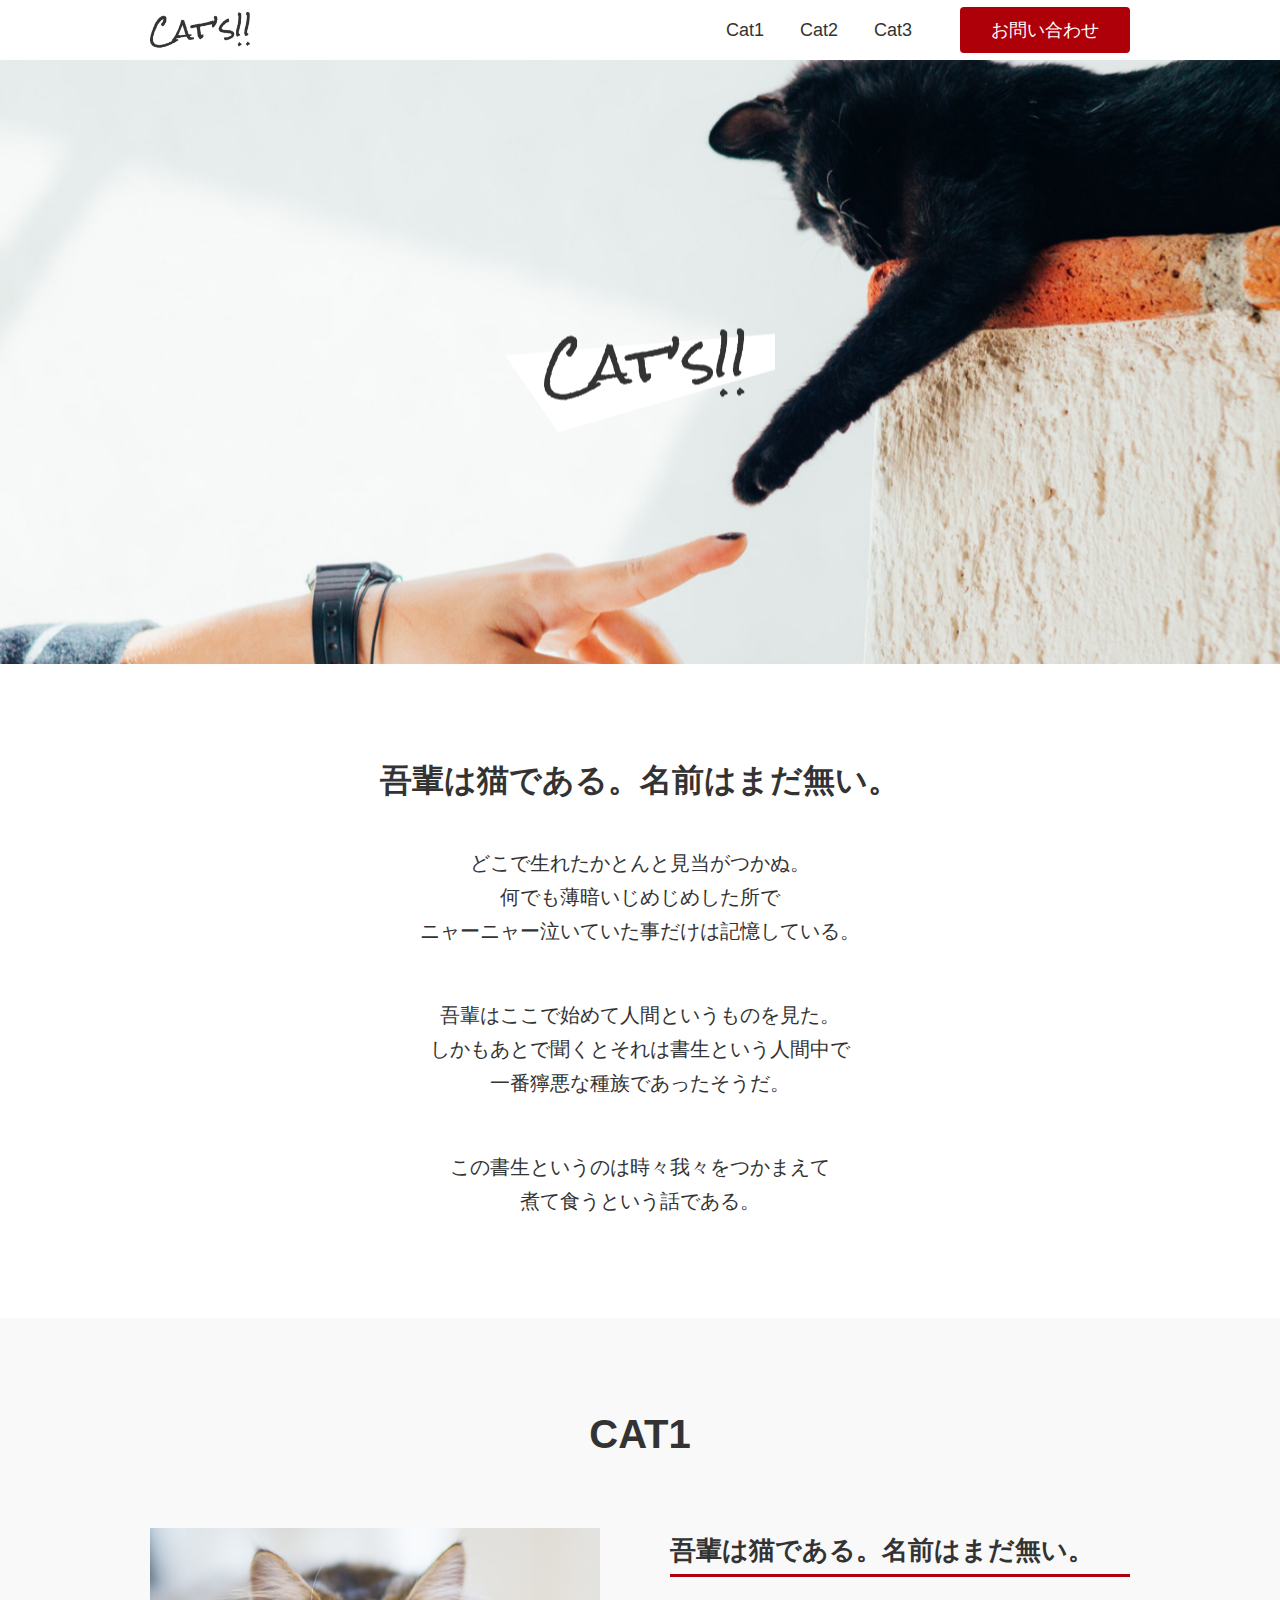
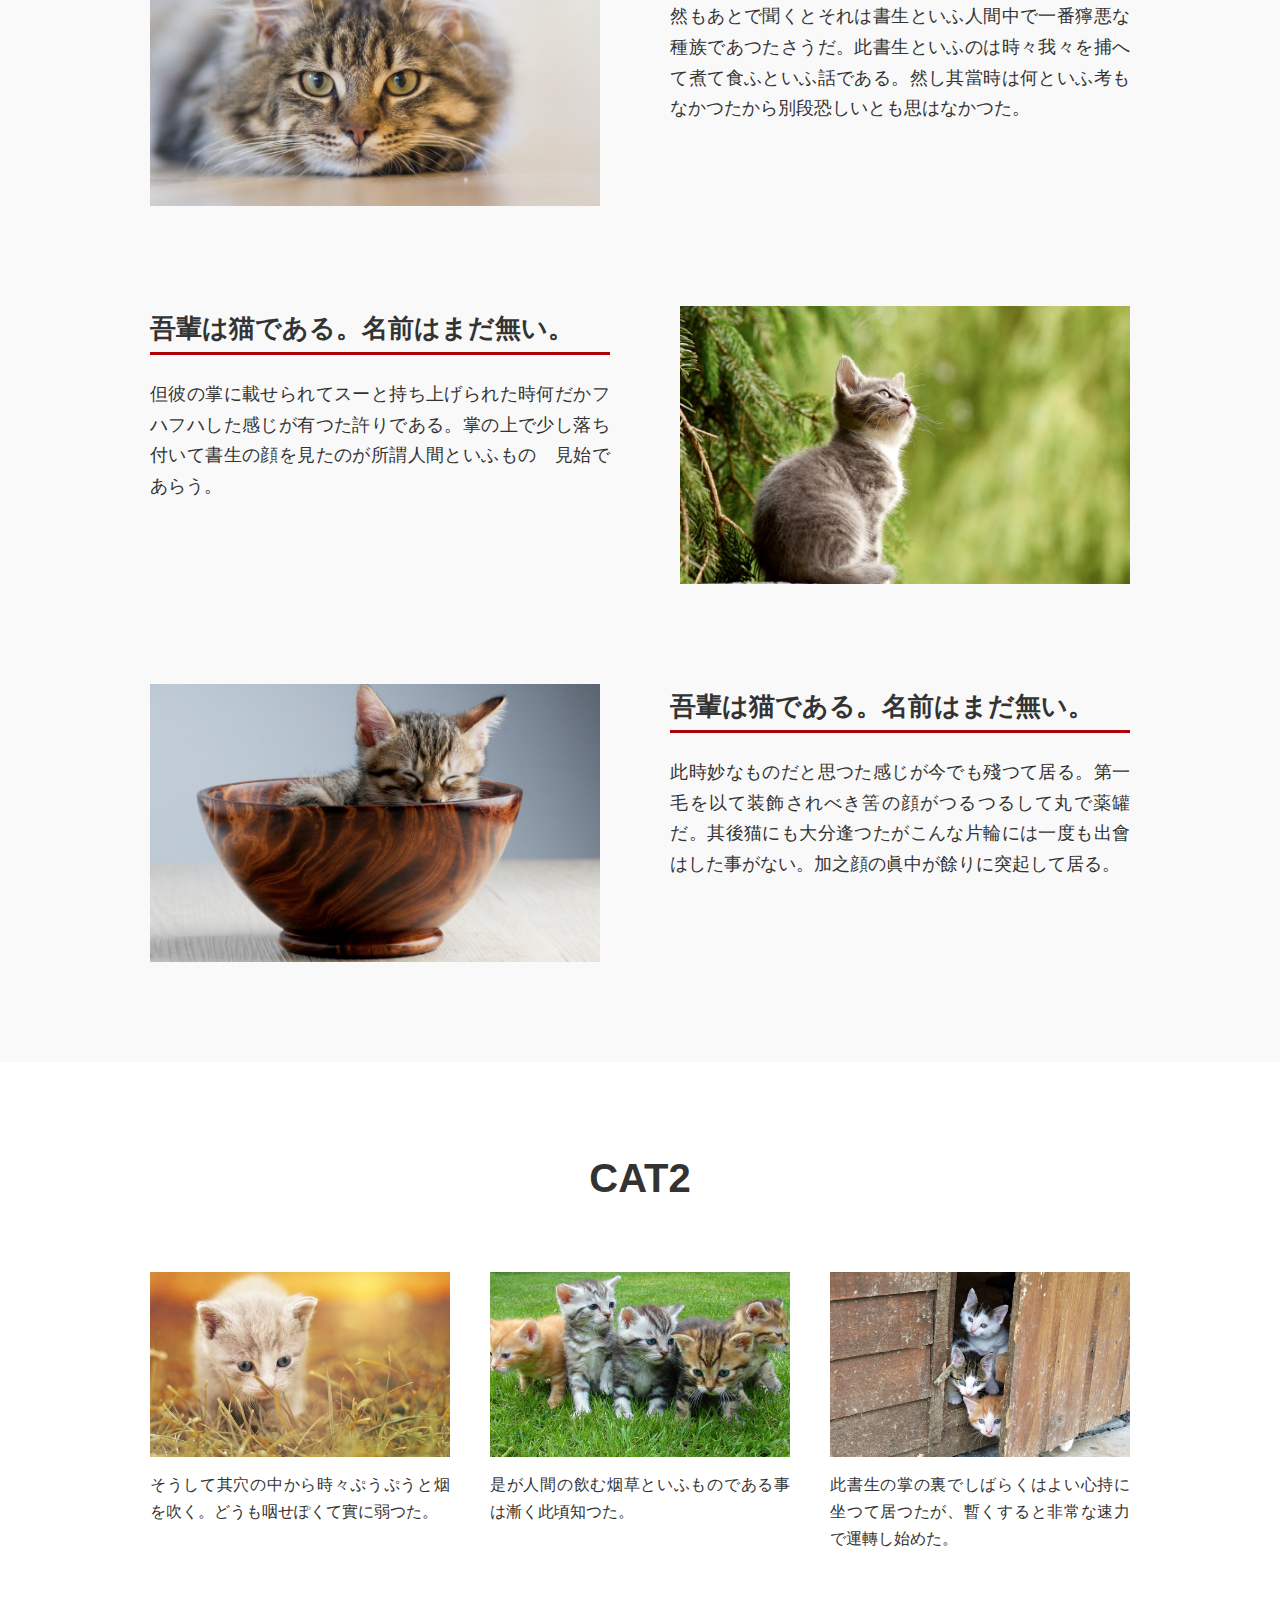
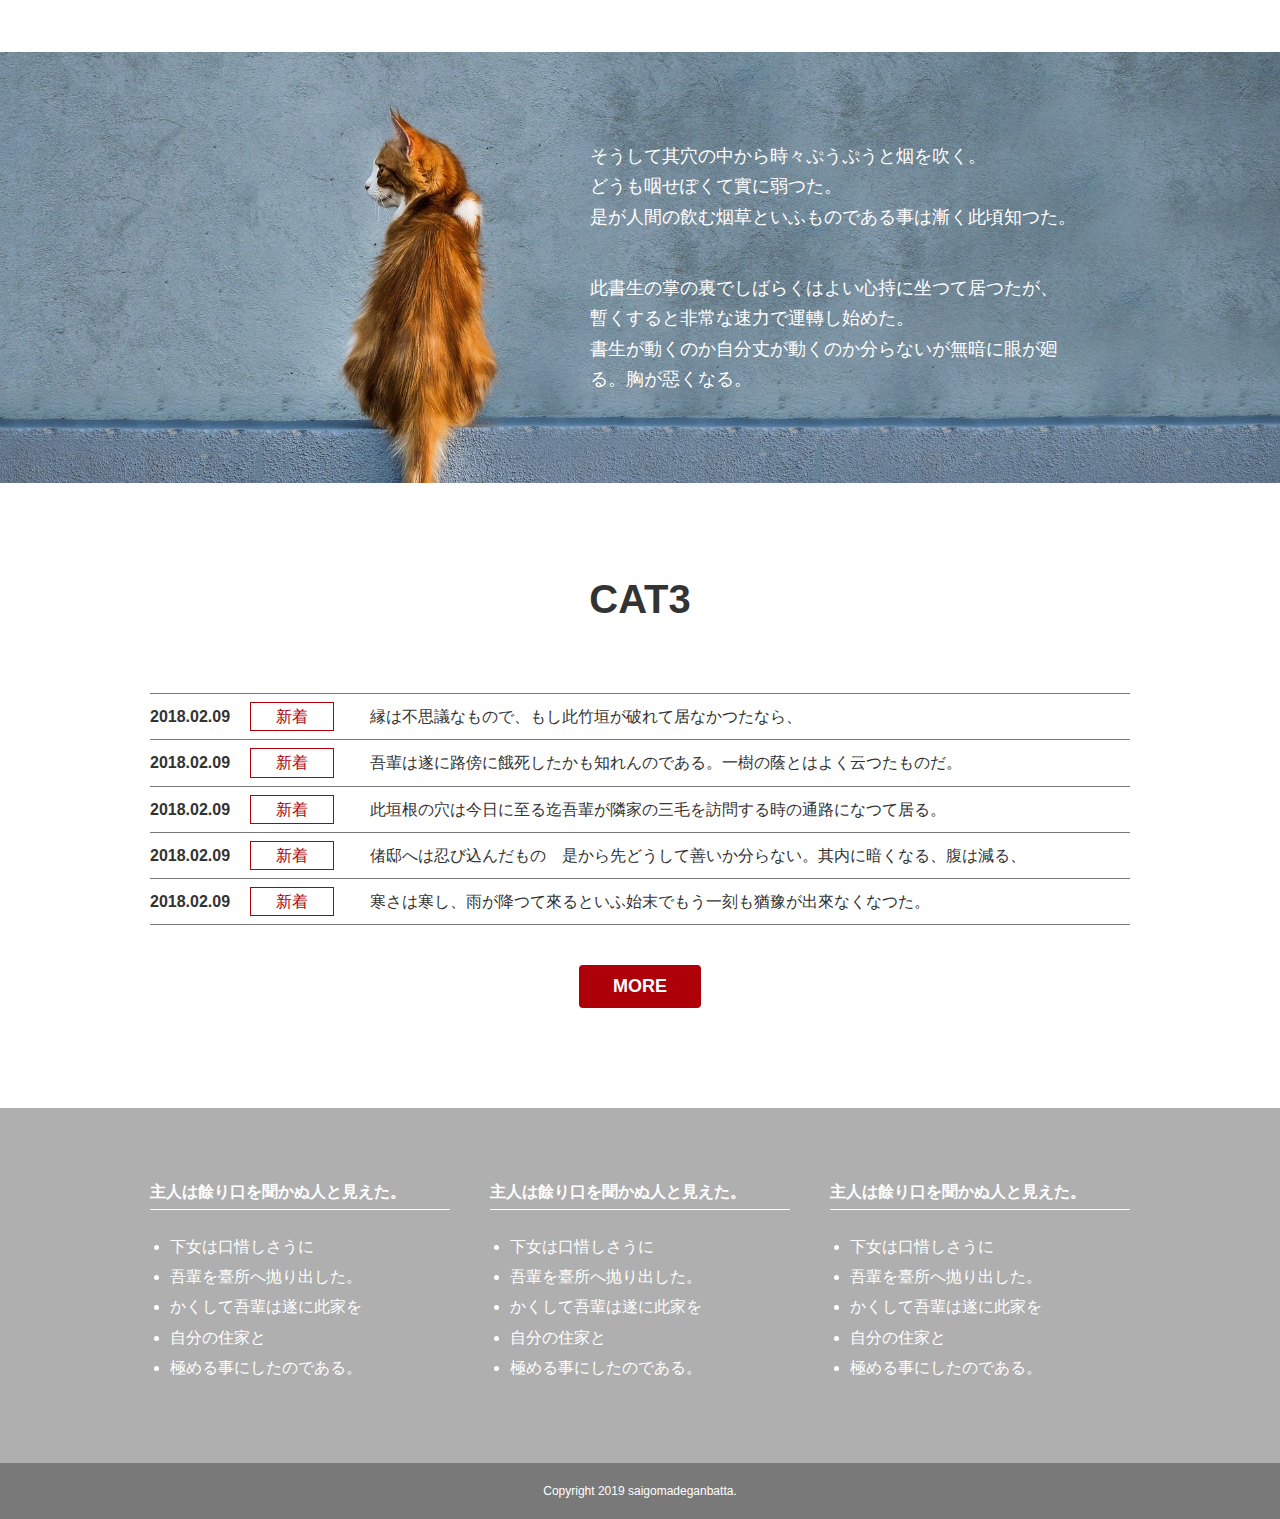
<file: Iamacat/index.html>
<!DOCTYPE html>
<html lang="ja">
<head>
    <meta charset="UTF-8">
    <meta name="viewport" content="width=device-width, initial-scale=1, shrink-to-fit=no"> <!-- レスポンシブで各デバイスのサイズに合わせるためのもの -->
    <meta http-equiv="X-UA-Compatible" content="ie=edge">
    <link rel="stylesheet" href="css/destyle.css"> <!-- ノーマライズCSS -->
    <link href="https://use.fontawesome.com/releases/v5.6.1/css/all.css" rel="stylesheet"> <!-- fontawesome -->
    <link rel="stylesheet" href="css/style.min.css">
    <title>lamacat＜練習用＞</title>
    <meta name="description" content="「lamacat」の練習用サイトです。">
    <meta name="robots" content="noindex,nofollow" /> <!-- ポートフォリオ用模写コーディングサイト -->

    <!-- OGP SNS利用時に設定
    <meta property="og:url" content="ページのURL" />
    <meta property="og:title" content="ページのタイトル" />
    <meta property="og:type" content="ページのタイプ">
    <meta property="og:description" content="記事の抜粋" />
    <meta property="og:image" content="画像のURL" />
    <meta name="twitter:card" content="カード種類" />
    <meta name="twitter:site" content="@Twitterユーザー名" />
    <meta property="og:site_name" content="サイト名" />
    <meta property="og:locale" content="ja_JP" />
    <meta property="fb:app_id" content="appIDを入力" />
    -->

    <!-- 重複ページが出た場合に、SEO評価分散のリスクを防止するために設定
    <link rel="canonical" href="正規化するURL" />
    -->

    <!-- ファビコン ※必須
    <link rel="icon" href="/favicon.ico">
    -->
    <!-- スマホ用アイコン ※必須
    <link rel="apple-touch-icon" sizes="180x180" href="/apple-touch-icon.png">
    -->
    <!-- Windows用アイコン ※任意
    <meta name="application-name" content="{サイト名}"/>
    <meta name="msapplication-square70x70logo" content="small.jpg"/>
    <meta name="msapplication-square150x150logo" content="medium.jpg"/>
    <meta name="msapplication-wide310x150logo" content="wide.jpg"/>
    <meta name="msapplication-square310x310logo" content="large.jpg"/>
    <meta name="msapplication-TileColor" content="#FAA500"/>
    -->
</head>


<body>
<!-- start header -->
<header class="header">
  <div class="container">
    <div class="header__inner">

      <!-- start logo -->
      <div class="header__logo">
        <h1>
          <a href="#"  class="header__logo-link">
            <img src="image/logo/logo_lamacat.png" srcset="image/logo/logo_lamacat.png 1x, image/logo/logo_lamacat@2x.png 2x" width="100" height="36" loading="lazy" alt="cat's" class="header__image">
          </a>
        </h1>
      </div>
      <!-- end logo -->

      <!-- start pc-nav -->
      <nav class="header__pc-nav">
        <ul class="header__list">
          <li class="header__item">
            <a href="#cat1" class="header__nav-link">Cat1</a>
          </li>
          <li class="header__item">
            <a href="#cat2" class="header__nav-link">Cat2</a>
          </li>
          <li class="header__item">
            <a href="#cat3" class="header__nav-link">Cat3</a>
          </li>
          <li class="header__item">
            <a href="#" class="header__contact-link">お問い合わせ</a>
          </li>
        </ul>
      </nav>
      <!-- end pc-nav -->

      <!-- start sp-nav -->
      <nav class="sp-nav">
        <div class="sp-nav__drawer">
          <input class="sp-nav__unshown" id="sp-nav__input" type="checkbox">
          <label class="sp-nav__open" for="sp-nav__input">
            <span class="sp-nav__icon"></span>
          </label>
          <label class="sp-nav__close" for="sp-nav__input"></label>

          <!-- start ハンバーガーメニュー -->
          <div class="sp-nav__content">
            <ul class="sp-nav__list">
              <li class="sp-nav__item">
                <a href="#" class="sp-nav__link">TOP</a>
              </li>
              <li class="sp-nav__item">
                <a href="#cat1" class="sp-nav__link">CAT1</a>
              </li>
              <li class="sp-nav__item">
                <a href="#cat2" class="sp-nav__link">CAT2</a>
              </li>
              <li class="sp-nav__item">
                <a href="#cat3" class="sp-nav__link">CAT3</a>
              </li>
              <li class="sp-nav__item">
                <a href="#" class="sp-nav__link">お問い合わせ</a>
              </li>
            </ul>
          </div>
          <!-- end ハンバーガーメニュー -->

        </div>
      </nav>
      <!-- end sp-nav -->

    </div>
  </div>

</header>
<!-- end header -->

<main class="main">

  <!-- start hero -->
  <section class="hero">
    <img src="image/img/img_lamacat.png" srcset="image/img/img_lamacat.png 1x, image/img/img_lamacat@2x.png 2x" width="270" height="145" loading="lazy" alt="cat's" class="hero__title">
  </section>
  <!-- end hero -->

  <!-- start introduction -->
  <section class="introduction">
    <div class="container">
      <h2 class="introduction__title">吾輩は猫である。名前はまだ無い。</h2>
      <p class="introduction__lead">どこで生れたかとんと見当がつかぬ。<br>
        何でも薄暗いじめじめした所で<br>
        ニャーニャー泣いていた事だけは記憶している。</p>
      <p class="introduction__lead">吾輩はここで始めて人間というものを見た。<br>
        しかもあとで聞くとそれは書生という人間中で<br>
        一番獰悪な種族であったそうだ。</p>
      <p class="introduction__lead">この書生というのは時々我々をつかまえて<br>
        煮て食うという話である。</p>
    </div>
  </section>
  <!-- end introduction -->

  <!-- start cat1 -->
  <section id="cat1" class="cat1">
    <div class="container">
      <h2 class="section__title">CAT1</h2>
      <ul class="cat1__list">
        <li class="cat1__item">
          <figure class="cat1__figure">
            <img src="image/img/img_cat-01.jpg" srcset="image/img/img_cat-01.jpg 1x, image/img/img_cat-01@2x.jpg 2x" width="450" height="278" loading="lazy" alt="" class="cat1__image">
          </figure>
          <div class="cat1__block">
            <h3 class="cat1__title">吾輩は猫である。名前はまだ無い。</h3>
            <p class="cat1__description">然もあとで聞くとそれは書生といふ人間中で一番獰悪な種族であつたさうだ。此書生といふのは時々我々を捕へて煮て食ふといふ話である。然し其當時は何といふ考もなかつたから別段恐しいとも思はなかつた。</p>
          </div>
        </li>
        <li class="cat1__item">
          <figure class="cat1__figure">
            <img src="image/img/img_cat-02.jpg" srcset="image/img/img_cat-02.jpg 1x, image/img/img_cat-02@2x.jpg 2x" width="450" height="278" loading="lazy" alt="" class="cat1__image">
          </figure>
          <div class="cat1__block">
            <h3 class="cat1__title">吾輩は猫である。名前はまだ無い。</h3>
            <p class="cat1__description">但彼の掌に載せられてスーと持ち上げられた時何だかフハフハした感じが有つた許りである。掌の上で少し落ち付いて書生の顔を見たのが所謂人間といふものゝ見始であらう。</p>
          </div>
        </li>
        <li class="cat1__item">
          <figure class="cat1__figure">
            <img src="image/img/img_cat-03.jpg" srcset="image/img/img_cat-03.jpg 1x, image/img/img_cat-03@2x.jpg 2x" width="450" height="278" loading="lazy" alt="" class="cat1__image">
          </figure>
          <div class="cat1__block">
            <h3 class="cat1__title">吾輩は猫である。名前はまだ無い。</h3>
            <p class="cat1__description">此時妙なものだと思つた感じが今でも殘つて居る。第一毛を以て装飾されべき筈の顔がつるつるして丸で薬罐だ。其後猫にも大分逢つたがこんな片輪には一度も出會はした事がない。加之顔の眞中が餘りに突起して居る。</p>
          </div>
        </li>
      </ul>
    </div>
  </section id="cat1">
  <!-- end cat1 -->

  <!-- start cat2 -->
  <section id="cat2" class="cat2">
    <div class="container">
      <h2 class="section__title">CAT2</h2>
      <ul class="cat2__list">
        <li class="cat2__card">
          <figure class="cat2__figure">
            <img src="image/img/img_cat-04.jpg" srcset="image/img/img_cat-04.jpg 1x, image/img/img_cat-04@2x.jpg 2x" width="300" height="185" loading="lazy" alt="" class="cat2__image">
            <figcaption class="cat2__caption">そうして其穴の中から時々ぷうぷうと烟を吹く。どうも咽せぽくて實に弱つた。</figcaption>
          </figure>
        </li>
        <li class="cat2__card">
          <figure class="cat2__figure">
            <img src="image/img/img_cat-05.jpg" srcset="image/img/img_cat-05.jpg 1x, image/img/img_cat-05@2x.jpg 2x" width="300" height="185" loading="lazy" alt="" class="cat2__image">
            <figcaption class="cat2__caption">是が人間の飲む烟草といふものである事は漸く此頃知つた。</figcaption>
          </figure>
        </li>
        <li class="cat2__card">
          <figure class="cat2__figure">
            <img src="image/img/img_cat-06.jpg" srcset="image/img/img_cat-06.jpg 1x, image/img/img_cat-06@2x.jpg 2x" width="300" height="185" loading="lazy" alt="" class="cat2__image">
            <figcaption class="cat2__caption">此書生の掌の裏でしばらくはよい心持に坐つて居つたが、暫くすると非常な速力で運轉し始めた。</figcaption>
          </figure>
        </li>
      </ul>
    </div>
  </section id="cat1">
  <!-- end cat2 -->

  <!-- start image-section -->
  <div class="wrap">
    <section class="image-section">
      <div class="container">
          <div class="image-section__inner">
            <div class="image-section__block">
              <p class="image-section__text">そうして其穴の中から時々ぷうぷうと烟を吹く。<br>
                どうも咽せぽくて實に弱つた。<br>
                是が人間の飲む烟草といふものである事は漸く此頃知つた。</p>
              <p class="image-section__text">此書生の掌の裏でしばらくはよい心持に坐つて居つたが、<br>
                暫くすると非常な速力で運轉し始めた。<br>
                書生が動くのか自分丈が動くのか分らないが無暗に眼が廻る。胸が惡くなる。</p>
            </div>
          </div>
        </div>
      </section>
    </div>
  <!-- end image-section -->

  <!-- start cat3 -->
  <section id="cat3" class="cat3">
    <div class="container">
      <h2 class="section__title">CAT3</h2>
      <ul class="cat3__list">
        <li class="cat3__item">
          <a href="#" class="cat3__link">
            <div class="cat3__group">
              <time class="cat3__time" datetime="2018-02-09">2018.02.09</time>
              <p class="cat3__category">新着</p>
            </div>
            <p class="cat3__text">縁は不思議なもので、もし此竹垣が破れて居なかつたなら、</p>
          </a>
        </li>
        <li class="cat3__item">
          <a href="#" class="cat3__link">
              <div class="cat3__group">
                <time class="cat3__time" datetime="2018-02-09">2018.02.09</time>
                <p class="cat3__category">新着</p>
              </div>
              <p class="cat3__text">吾輩は遂に路傍に餓死したかも知れんのである。一樹の蔭とはよく云つたものだ。</p>
          </a>
        </li>
        <li class="cat3__item">
          <a href="#" class="cat3__link">
            <div class="cat3__group">
              <time class="cat3__time" datetime="2018-02-09">2018.02.09</time>
              <p class="cat3__category">新着</p>
            </div>
            <p class="cat3__text">此垣根の穴は今日に至る迄吾輩が隣家の三毛を訪問する時の通路になつて居る。</p>
          </a>
        </li>
        <li class="cat3__item">
          <a href="#" class="cat3__link">
            <div class="cat3__group">
              <time class="cat3__time" datetime="2018-02-09">2018.02.09</time>
              <p class="cat3__category">新着</p>
            </div>
            <p class="cat3__text">偖邸へは忍び込んだものゝ是から先どうして善いか分らない。其内に暗くなる、腹は減る、</p>
          </a>
        </li>
        <li class="cat3__item">
          <a href="#" class="cat3__link">
            <div class="cat3__group">
              <time class="cat3__time" datetime="2018-02-09">2018.02.09</time>
              <p class="cat3__category">新着</p>
            </div>
            <p class="cat3__text">寒さは寒し、雨が降つて來るといふ始末でもう一刻も猶豫が出來なくなつた。</p>
          </a>
        </li>
      </ul>
    </div>
    <div class="cat3__button">
      <a href="" class="cat3__button-link">MORE</a>
    </div>
  </section id="cat1">
  <!-- end cat3 -->

</main>

<!-- start footer -->
<footer class="footer">
  <div class="footer__main">
    <div class="container">
      <ul class="footer__list">
        <li class="footer__item">
          <p class="footer__text-head">主人は餘り口を聞かぬ人と見えた。</p>
          <ul class="footer__text-list">
            <li class="footer__text-item">
              <a class="footer__link" href="#">下女は口惜しさうに</a>
            </li>
            <li class="footer__text-item">
              <a class="footer__link" href="#">吾輩を臺所へ抛り出した。</a>
            </li>
            <li class="footer__text-item">
              <a class="footer__link" href="#">かくして吾輩は遂に此家を</a class="footer__link">
            </li>
            <li class="footer__text-item">
              <a class="footer__link" href="#">自分の住家と</a class="footer__link">
            </li>
            <li class="footer__text-item">
              <a class="footer__link" href="#">極める事にしたのである。</a>
            </li>
          </ul>
        </li>
        <li class="footer__item">
          <p class="footer__text-head">主人は餘り口を聞かぬ人と見えた。</p>
          <ul class="footer__text-list">
            <li class="footer__text-item">
              <a class="footer__link" href="#">下女は口惜しさうに</a>
            </li>
            <li class="footer__text-item">
              <a class="footer__link" href="#">吾輩を臺所へ抛り出した。</a>
            </li>
            <li class="footer__text-item">
              <a class="footer__link" href="#">かくして吾輩は遂に此家を</a class="footer__link">
            </li>
            <li class="footer__text-item">
              <a class="footer__link" href="#">自分の住家と</a class="footer__link">
            </li>
            <li class="footer__text-item">
              <a class="footer__link" href="#">極める事にしたのである。</a>
            </li>
          </ul>
        </li>
        <li class="footer__item">
          <p class="footer__text-head">主人は餘り口を聞かぬ人と見えた。</p>
          <ul class="footer__text-list">
            <li class="footer__text-item">
              <a class="footer__link" href="#">下女は口惜しさうに</a>
            </li>
            <li class="footer__text-item">
              <a class="footer__link" href="#">吾輩を臺所へ抛り出した。</a>
            </li>
            <li class="footer__text-item">
              <a class="footer__link" href="#">かくして吾輩は遂に此家を</a class="footer__link">
            </li>
            <li class="footer__text-item">
              <a class="footer__link" href="#">自分の住家と</a class="footer__link">
            </li>
            <li class="footer__text-item">
              <a class="footer__link" href="#">極める事にしたのである。</a>
            </li>
          </ul>
        </li>
      </ul>
    </div>
  </div>
  <div class="footer__copylight">
    <div class="container">
      <small class="footer__text">Copyright 2019 saigomadeganbatta.</small>
    </div>
  </div>

</footer>
<!-- end footer -->


<!-- start jQuery スムーズスクロール トップへ戻る -->
<div id="js-scroll-top">
  <a href="#" class="js-scroll-top__link">
    <i class="fas fa-angle-up"></i>
  </a>
</div>
<!-- end jQuery スムーズスクロール トップへ戻る -->


<!-- jquery -->
<script src="https://ajax.googleapis.com/ajax/libs/jquery/3.5.1/jquery.min.js"></script>

<!-- javascript -->
<script type="text/javascript" src="js/script.js"></script>
</body>
</html>
</file>
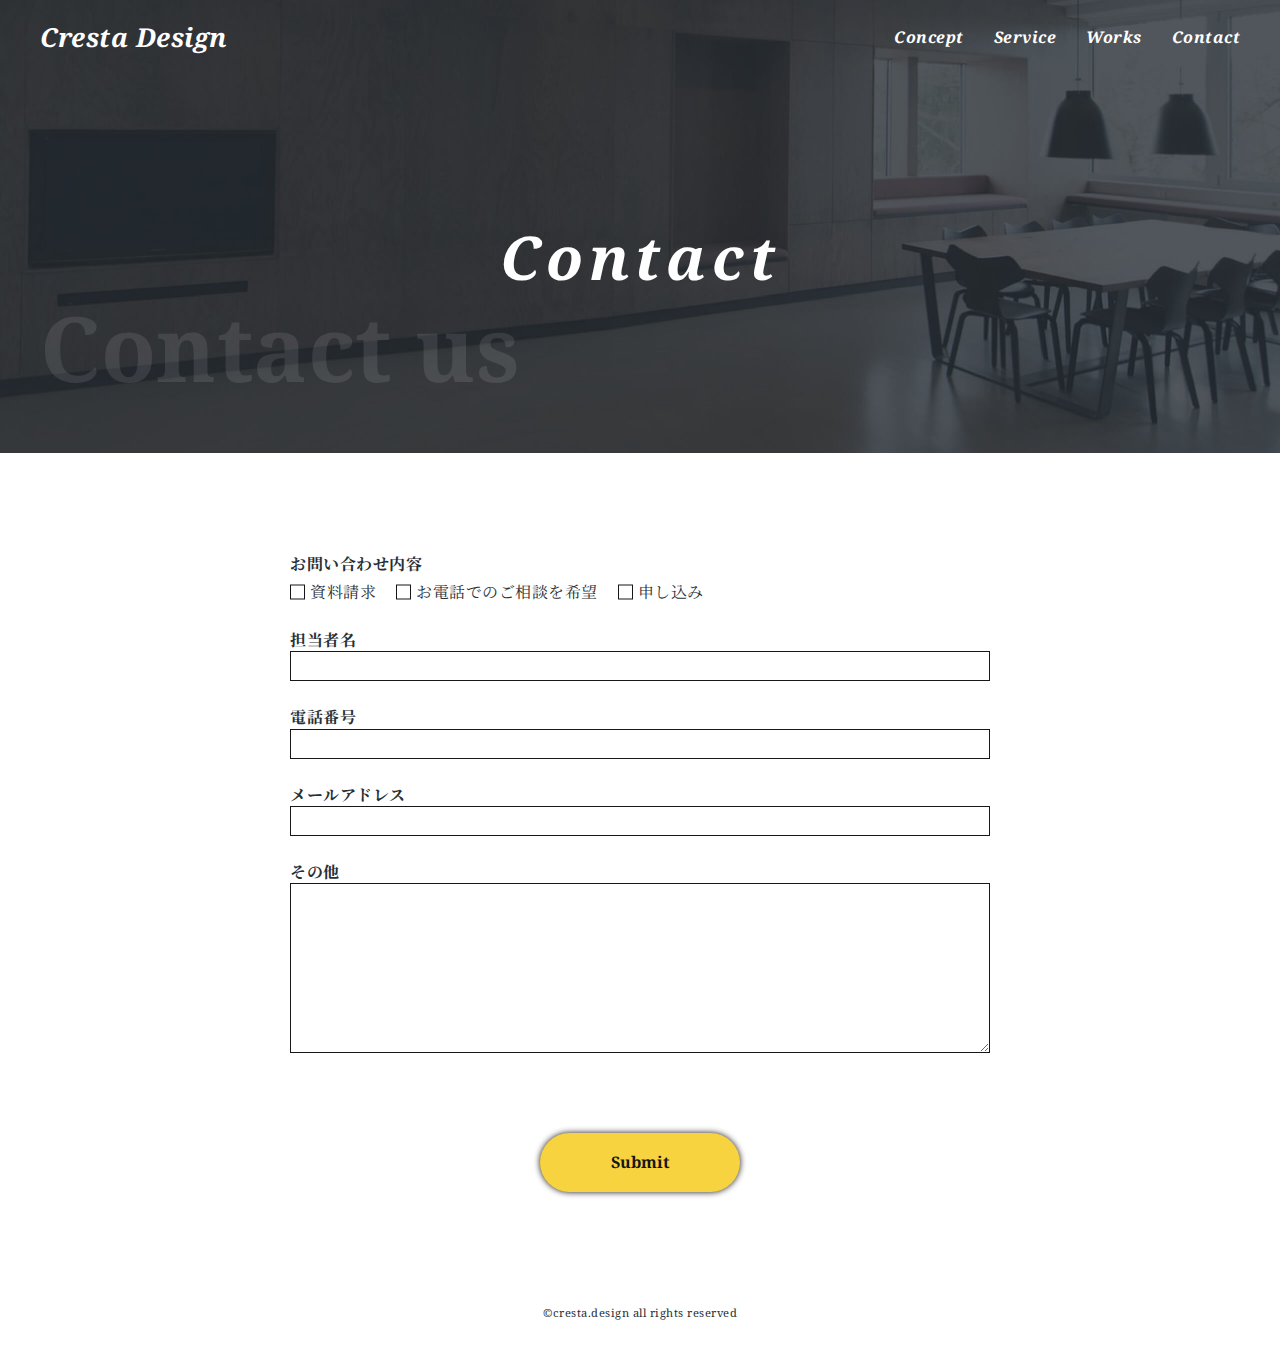
<file: cresta_second/contact/index.html>
<!DOCTYPE html>
<html lang="ja">

<head>
  <meta charset="UTF-8" />
  <meta name="viewport" content="width=device-width, initial-scale=1, shrink-to-fit=no" />
  <meta http-equiv="X-UA-Compatible" content="ie=edge" />
  <link rel="stylesheet" href="../css/destyle.css" /><!-- ノーマライズCSSの読み込み -->
  <link
    href="https://fonts.googleapis.com/css2?family=Noto+Serif+JP:wght@400;700&family=Noto+Serif:ital,wght@0,700;1,400&display=swap"
    rel="stylesheet" /><!-- Webフォントの読み込み -->
  <link rel="stylesheet" href="../css/contact.min.css" />
  <title>Cresta Design ｜ お問い合わせ＜ポートフォリオサイト　カンプからのコーディング＞</title>
  <meta name="description" content="Contact ｜ Cresta Design ｜ 快適なオフィス空間をデザインする会社です。＜ポートフォリオサイト　カンプからのコーディング＞" />
  <meta name="robots" content="noindex,nofollow" />
  <!-- OGP SNS利用時に設定
    <meta property="og:url" content="ページのURL" />
    <meta property="og:title" content="ページのタイトル" />
    <meta property="og:type" content="ページのタイプ">
    <meta property="og:description" content="記事の抜粋" />
    <meta property="og:image" content="画像のURL" />
    <meta name="twitter:card" content="カード種類" />
    <meta name="twitter:site" content="@Twitterユーザー名" />
    <meta property="og:site_name" content="サイト名" />
    <meta property="og:locale" content="ja_JP" />
    <meta property="fb:app_id" content="appIDを入力" />
    -->
  <!-- 重複ページが出た場合に、SEO評価分散のリスクを防止するために設定
    <link rel="canonical" href="正規化するURL" />
    -->
  <!-- ファビコン ※必須
    <link rel="icon" href="/favicon.ico">
    -->
  <!-- スマホ用アイコン ※必須
    <link rel="apple-touch-icon" sizes="180x180" href="/apple-touch-icon.png">
    -->
  <!-- Windows用アイコン ※任意
    <meta name="application-name" content="{サイト名}"/>
    <meta name="msapplication-square70x70logo" content="small.jpg"/>
    <meta name="msapplication-square150x150logo" content="medium.jpg"/>
    <meta name="msapplication-wide310x150logo" content="wide.jpg"/>
    <meta name="msapplication-square310x310logo" content="large.jpg"/>
    <meta name="msapplication-TileColor" content="#FAA500"/>
    -->
</head>

<body class="body js-noscroll">
  <div class="body-inner">
    <!-- ここから ヘッダー -->
    <header class="header">
      <div class="container">
        <div class="header__inner">
          <div class="header__title">
            <a href="../" class="header__link">Cresta Design</a>
          </div>
          <!-- ここから ヘッダーナビゲーション -->
          <nav class="header__navi">
            <ul class="header__navi-list">
              <li class="header__navi-item">
                <a href="../#concept" class="header__link">Concept</a>
              </li>
              <li class="header__navi-item">
                <a href="../#service" class="header__link">Service</a>
              </li>
              <li class="header__navi-item">
                <a href="../#works" class="header__link">Works</a>
              </li>
              <li class="header__navi-item">
                <a href="#" class="header__link">Contact</a>
              </li>
            </ul>
          </nav>
          <!-- ここまで ヘッダーナビゲーション -->

          <!-- ここから スマホヘッダーナビゲーション -->
          <div class="header__sp-content">

            <!-- ここから スマホメニュ -->
            <div class="header__sp-navi-wrapper">
              <nav id="header__sp-navi" class="header__sp-navi">
                <ul class="header__sp-navi-list">
                  <li class="header__sp-navi-item">
                    <a href="../#concept" class="header__link">Concept</a>
                  </li>
                  <li class="header__sp-navi-item">
                    <a href="../#service">Service</a>
                  </li>
                  <li class="header__sp-navi-item">
                    <a href="../#works">Works</a>
                  </li>
                  <li class="header__sp-navi-item">
                    <a href="#">Contact</a>
                  </li>
                </ul>
              </nav>
            </div>
            <!-- ここまで スマホメニュー -->

            <!-- ここから ハンバーガーボタン -->
            <button class="hamburger-bottun">
              <span class="hamburger-bottun__icon hamburger-bottun__icon--top"></span>
              <span class="hamburger-bottun__icon hamburger-bottun__icon--middle"></span>
              <span class="hamburger-bottun__icon hamburger-bottun__icon--bottom"></span>
            </button>
            <!-- ここまで ハンバーガーボタン -->

          </div>
          <!-- ここまで スマホヘッダーナビゲーション -->

        </div>
      </div>
    </header>
    <!-- ここまで ヘッダー -->

    <main>
      <!-- ここから page-title -->
      <section class="page-title">
        <div class="page-title__container">
          <h1 class="section-title section-title--white">Contact</h1>
          <div class="page-title__bg-text-wrapper">
            <p class="page-title__bg-text page-title__bg-text--left page-title__bg-text--glay02">Contact us</p>
          </div>
        </div>
      </section>
      <!-- ここまで page-title -->

      <!-- ここから Form -->
      <form class="form-sec" action="comfirm" method="post">
        <div class="container">
          <div class="form-sec__inner">
            <ul class="form-sec__list">
              <li class="form-sec__item">
                <p class="form-sec__label">お問い合わせ内容</p>
                <ul class="form-sec__checkbox-list">
                  <li class="form-sec__checkbox-item">
                    <input type="checkbox" name="content" value="document" id="document" class="form-sec__checkbox">
                    <label for="document" class="form-sec__checkbox-label">資料請求</label>
                  </li>
                  <li class="form-sec__checkbox-item">
                    <input type="checkbox" name="content" value="tel-consultation" id="tel-consultation"
                      class="form-sec__checkbox">
                    <label for="tel-consultation" class="form-sec__checkbox-label">お電話でのご相談を希望</label>
                  </li>
                  <li class="form-sec__checkbox-item">
                    <input type="checkbox" name="content" value="subscription" id="subscription"
                      class="form-sec__checkbox">
                    <label for="subscription" class="form-sec__checkbox-label">申し込み</label>
                  </li>
                </ul>
              </li>
              <li class="form-sec__item">
                <label for="yourname" class="form-sec__label">担当者名</label>
                <input type="text" name="yourname" id="yourname" class="form-sec__text-input">
              </li>
              <li class="form-sec__item">
                <label for="tel" class="form-sec__label">電話番号</label>
                <input type="number" name="tel" id="tel" class="form-sec__text-input">
              </li>
              <li class="form-sec__item">
                <label for="email" class="form-sec__label">メールアドレス</label>
                <input type="email" name="email" id="email" class="form-sec__text-input">
              </li>
              <li class="form-sec__item">
                <label for="etc" class="form-sec__label">その他</label>
                <textarea name="etc" id="etc" class="form-sec__textarea"></textarea>
              </li>
            </ul>
            <div class="form-sec__submit-wrapper">
              <input type="submit" value="Submit" class="button">
            </div>
          </div>
        </div>
      </form>
      <!-- ここまで Form -->
    </main>

    <!-- ここから フッター -->
    <footer class="footer">
      <div class="container">
        <div class="footer-inner">
          <p class="copyright">
            <small>&#169;cresta.design all rights reserved</small>
          </p>
        </div>
      </div>
    </footer>
    <!-- ここまで フッター -->

    <!-- jquery の読み込み -->
    <script src="https://ajax.googleapis.com/ajax/libs/jquery/3.5.1/jquery.min.js"></script>

    <!-- javascript の読み込み -->
    <script type="text/javascript" src="../js/page-script.js"></script>

  </div>
</body>

</html>
</file>
<file: Iamacat/css/destyle.css>
/*! destyle.css v1.0.13 | MIT License | https://github.com/nicolas-cusan/destyle.css */

/* Reset box-model
   ========================================================================== */

* {
  box-sizing: border-box;
}

::before,
::after {
  box-sizing: inherit;
}

/* Document
   ========================================================================== */

/**
 * 1. Correct the line height in all browsers.
 * 2. Prevent adjustments of font size after orientation changes in iOS.
 * 3. Remove gray overlay on links for iOS.
 */

html {
  line-height: 1.15; /* 1 */
  -webkit-text-size-adjust: 100%; /* 2 */
  -webkit-tap-highlight-color: transparent; /* 3*/
}

/* Sections
   ========================================================================== */

/**
 * Remove the margin in all browsers.
 */

body {
  margin: 0;
}

/**
 * Render the `main` element consistently in IE.
 */

main {
  display: block;
}

/* Vertical rhythm
   ========================================================================== */

p,
table,
blockquote,
address,
pre,
iframe,
form,
figure,
dl {
  margin: 0;
}

/* Headings
   ========================================================================== */

h1,
h2,
h3,
h4,
h5,
h6 {
  font-size: inherit;
  line-height: inherit;
  font-weight: inherit;
  margin: 0;
}

/* Lists (enumeration)
   ========================================================================== */

ul,
ol {
  margin: 0;
  padding: 0;
  list-style: none;
}

/* Lists (definition)
   ========================================================================== */

dt {
  font-weight: bold;
}

dd {
  margin-left: 0;
}

/* Grouping content
   ========================================================================== */

/**
 * 1. Add the correct box sizing in Firefox.
 * 2. Show the overflow in Edge and IE.
 */

hr {
  box-sizing: content-box; /* 1 */
  height: 0; /* 1 */
  overflow: visible; /* 2 */
  border: 0;
  border-top: 1px solid;
  margin: 0;
  clear: both;
  color: inherit;
}

/**
 * 1. Correct the inheritance and scaling of font size in all browsers.
 * 2. Correct the odd `em` font sizing in all browsers.
 */

pre {
  font-family: monospace, monospace; /* 1 */
  font-size: inherit; /* 2 */
}

address {
  font-style: inherit;
}

/* Text-level semantics
   ========================================================================== */

/**
 * Remove the gray background on active links in IE 10.
 */

a {
  background-color: transparent;
  text-decoration: none;
  color: inherit;
}

/**
 * 1. Remove the bottom border in Chrome 57-
 * 2. Add the correct text decoration in Chrome, Edge, IE, Opera, and Safari.
 */

abbr[title] {
  border-bottom: none; /* 1 */
  text-decoration: underline; /* 2 */
  text-decoration: underline dotted; /* 2 */
}

/**
 * Add the correct font weight in Chrome, Edge, and Safari.
 */

b,
strong {
  font-weight: bolder;
}

/**
 * 1. Correct the inheritance and scaling of font size in all browsers.
 * 2. Correct the odd `em` font sizing in all browsers.
 */

code,
kbd,
samp {
  font-family: monospace, monospace; /* 1 */
  font-size: inherit; /* 2 */
}

/**
 * Add the correct font size in all browsers.
 */

small {
  font-size: 80%;
}

/**
 * Prevent `sub` and `sup` elements from affecting the line height in
 * all browsers.
 */

sub,
sup {
  font-size: 75%;
  line-height: 0;
  position: relative;
  vertical-align: baseline;
}

sub {
  bottom: -0.25em;
}

sup {
  top: -0.5em;
}

/* Embedded content
   ========================================================================== */

/**
 * Remove the border on images inside links in IE 10.
 */

img {
  border-style: none;
  vertical-align: bottom;
}

embed,
object,
iframe {
  border: 0;
  vertical-align: bottom;
}

/* Forms
   ========================================================================== */

/**
 * Reset form fields to make them styleable
 * 1. Reset radio and checkbox to preserve their look in iOS.
 */

button,
input,
optgroup,
select,
textarea {
  -webkit-appearance: none;
  appearance: none;
  vertical-align: middle;
  color: inherit;
  font: inherit;
  border: 0;
  background: transparent;
  padding: 0;
  margin: 0;
  outline: 0;
  border-radius: 0;
  text-align: inherit;
}

[type="checkbox"] {
  /* 1 */
  -webkit-appearance: checkbox;
  appearance: checkbox;
}

[type="radio"] {
  /* 1 */
  -webkit-appearance: radio;
  appearance: radio;
}

/**
 * Show the overflow in IE.
 * 1. Show the overflow in Edge.
 */

button,
input {
  /* 1 */
  overflow: visible;
}

/**
 * Remove the inheritance of text transform in Edge, Firefox, and IE.
 * 1. Remove the inheritance of text transform in Firefox.
 */

button,
select {
  /* 1 */
  text-transform: none;
}

/**
 * Correct the inability to style clickable types in iOS and Safari.
 */

button,
[type="button"],
[type="reset"],
[type="submit"] {
  cursor: pointer;
  -webkit-appearance: none;
  appearance: none;
}

button[disabled],
[type="button"][disabled],
[type="reset"][disabled],
[type="submit"][disabled] {
  cursor: default;
}

/**
 * Remove the inner border and padding in Firefox.
 */

button::-moz-focus-inner,
[type="button"]::-moz-focus-inner,
[type="reset"]::-moz-focus-inner,
[type="submit"]::-moz-focus-inner {
  border-style: none;
  padding: 0;
}

/**
 * Restore the focus styles unset by the previous rule.
 */

button:-moz-focusring,
[type="button"]:-moz-focusring,
[type="reset"]:-moz-focusring,
[type="submit"]:-moz-focusring {
  outline: 1px dotted ButtonText;
}

/**
 * Remove padding
 */

option {
  padding: 0;
}

/**
 * Reset to invisible
 */

fieldset {
  margin: 0;
  padding: 0;
  border: 0;
  min-width: 0;
}

/**
 * 1. Correct the text wrapping in Edge and IE.
 * 2. Correct the color inheritance from `fieldset` elements in IE.
 * 3. Remove the padding so developers are not caught out when they zero out
 *    `fieldset` elements in all browsers.
 */

legend {
  color: inherit; /* 2 */
  display: table; /* 1 */
  max-width: 100%; /* 1 */
  padding: 0; /* 3 */
  white-space: normal; /* 1 */
}

/**
 * Add the correct vertical alignment in Chrome, Firefox, and Opera.
 */

progress {
  vertical-align: baseline;
}

/**
 * Remove the default vertical scrollbar in IE 10+.
 */

textarea {
  overflow: auto;
}

/**
 * 1. Remove the padding in IE 10.
 */

[type="checkbox"],
[type="radio"] {
  padding: 0; /* 1 */
}

/**
 * Correct the cursor style of increment and decrement buttons in Chrome.
 */

[type="number"]::-webkit-inner-spin-button,
[type="number"]::-webkit-outer-spin-button {
  height: auto;
}

/**
 * 1. Correct the outline style in Safari.
 */

[type="search"] {
  outline-offset: -2px; /* 1 */
}

/**
 * Remove the inner padding in Chrome and Safari on macOS.
 */

[type="search"]::-webkit-search-decoration {
  -webkit-appearance: none;
}

/**
 * 1. Correct the inability to style clickable types in iOS and Safari.
 * 2. Change font properties to `inherit` in Safari.
 */

::-webkit-file-upload-button {
  -webkit-appearance: button; /* 1 */
  font: inherit; /* 2 */
}

/**
 * Clickable labels
 */

label[for] {
  cursor: pointer;
}

/* Interactive
   ========================================================================== */

/*
 * Add the correct display in Edge, IE 10+, and Firefox.
 */

details {
  display: block;
}

/*
 * Add the correct display in all browsers.
 */

summary {
  display: list-item;
}

/* Table
   ========================================================================== */

table {
  border-collapse: collapse;
  border-spacing: 0;
}

caption {
  text-align: left;
}

td,
th {
  vertical-align: top;
  padding: 0;
}

th {
  text-align: left;
  font-weight: bold;
}

/* Misc
   ========================================================================== */

/**
 * Add the correct display in IE 10+.
 */

template {
  display: none;
}

/**
 * Add the correct display in IE 10.
 */

[hidden] {
  display: none;
}
</file>
<file: Iamacat/css/style.min.css>
html{font-size:62.5%}body{background-color:#fff;color:#333;font-family:"Helvetica Neue", "Helvetica", "Hiragino Sans", "Hiragino Kaku Gothic ProN", "Arial", "Yu Gothic", "Meiryo", sans-serif;font-weight:400;line-height:1.7}p{font-size:1.6rem}.wrap{overflow:hidden}.container{width:100%;max-width:980px;margin:0 auto}@media (max-width: 1020px){.container{padding-left:20px;padding-right:20px}}@media (max-width: 767px){.container{padding-left:15px;padding-right:15px}}.section__title{font-weight:600;font-size:40px;line-height:1;text-align:center}@media (max-width: 767px){.section__title{font-size:26px;line-height:1.7}}.header{background-color:#fff;width:100%;position:fixed;top:0;left:0;z-index:9999}.header__inner{height:60px;display:-webkit-box;display:-ms-flexbox;display:flex;-webkit-box-align:center;-ms-flex-align:center;align-items:center;vertical-align:middle}@media (max-width: 767px){.header__inner{height:50px}}.header__logo-link:hover{opacity:0.8;-webkit-transition:all 0.5s;transition:all 0.5s}.header__image{width:100%;max-width:100px;height:36px}@media (max-width: 767px){.header__image{max-width:70px;height:25px}}.header__pc-nav{margin-left:auto}@media (max-width: 767px){.header__pc-nav{display:none}}.header__list{display:-webkit-box;display:-ms-flexbox;display:flex}.header__item{font-size:18px;line-height:44px;height:44px}.header__nav-link{padding:0 18px;display:block;-webkit-transition:all 0.5s;transition:all 0.5s}.header__nav-link:hover{color:#ae0009}.header__contact-link{color:#fff;background-color:#ae0009;padding:0 30px;display:-webkit-box;display:-ms-flexbox;display:flex;-webkit-box-align:center;-ms-flex-align:center;align-items:center;border:1px solid transparent;border-radius:4px;-webkit-transition:all 0.5s;transition:all 0.5s;margin-top:-1px;margin-left:30px}.header__contact-link:hover{background-color:#fff;color:#ae0009;border:1px solid #ae0009}.sp-nav{display:none}@media (max-width: 767px){.sp-nav{display:block}}@media (max-width: 767px){.sp-nav{margin-left:auto}.sp-nav__drawer{position:relative}.sp-nav__unshown{display:none}.sp-nav__open{display:inline-block;width:30px;height:22px;vertical-align:middle}.sp-nav__icon,.sp-nav__icon:before,.sp-nav__icon:after{position:absolute;height:3px;width:25px;border-radius:3px;background-color:#333;display:block;content:"";cursor:pointer}.sp-nav__icon:before{bottom:-8px}.sp-nav__icon:after{bottom:-16px}.sp-nav__close{display:none;position:fixed;z-index:99;top:0;left:0;width:100%;height:100%;background:#333;opacity:0;-webkit-transition:0.3s ease-in-out;transition:0.3s ease-in-out}.sp-nav__content{overflow:auto;position:fixed;top:0;left:0;z-index:9999;width:90%;max-width:330px;height:100%;background:#fff;-webkit-transition:0.3s ease-in-out;transition:0.3s ease-in-out;-webkit-transform:translateX(-105%);transform:translateX(-105%)}.sp-nav #sp-nav__input:checked ~ .sp-nav__close{display:block;opacity:0.5}.sp-nav #sp-nav__input:checked ~ .sp-nav__content{-webkit-transform:translateX(0%);transform:translateX(0%);-webkit-box-shadow:5px 0 50px rgba(0,0,0,0.2);box-shadow:5px 0 50px rgba(0,0,0,0.2)}.sp-nav__item{padding:15px 0;border-bottom:1px solid #afafaf}.sp-nav__link{font-size:24px;margin:0 10px;-webkit-transition:all 0.5s;transition:all 0.5s}.sp-nav__link:hover{color:#ae0009}}.hero{background-image:url(../image/bg/bg_hero.jpg);background-size:cover;background-position:50% 50%;background-repeat:no-repeat;margin:60px auto 0;width:100%;max-width:2000px;height:47.2vw;max-height:945px;position:relative}@media (max-width: 767px){.hero{margin:50px auto 0;height:513px;background-position:75% 50%}}.hero__title{width:21.1%;max-width:270px;height:auto;position:absolute;top:50%;left:50%;-webkit-transform:translate(-50%, -50%);transform:translate(-50%, -50%)}@media (max-width: 767px){.hero__title{width:150px}}.introduction{padding-top:100px;padding-bottom:100px}@media (max-width: 767px){.introduction{padding-bottom:60px}}.introduction__title{font-weight:600;font-size:32px;line-height:1;text-align:center}@media (max-width: 767px){.introduction__title{font-size:20px;line-height:1.7}}.introduction__lead{font-size:20px;text-align:center;margin-top:50px}@media (max-width: 767px){.introduction__lead{font-size:14px;margin-top:42px}}.cat1{background-color:#f9f9f9;padding-top:96px;padding-bottom:100px}@media (max-width: 767px){.cat1{padding-top:70px;padding-bottom:50px}}.cat1__list{margin-top:74px}@media (max-width: 767px){.cat1__list{margin-top:50px}}.cat1__item{display:-webkit-box;display:-ms-flexbox;display:flex;-webkit-box-pack:justify;-ms-flex-pack:justify;justify-content:space-between}@media (max-width: 767px){.cat1__item{display:block}}.cat1__item:not(:nth-of-type(1)){margin-top:100px}@media (max-width: 767px){.cat1__item:not(:nth-of-type(1)){margin-top:60px}}.cat1__item:nth-of-type(even){-webkit-box-orient:horizontal;-webkit-box-direction:reverse;-ms-flex-flow:row-reverse;flex-flow:row-reverse}.cat1__figure{width:45.9%}@media (max-width: 767px){.cat1__figure{width:100%;max-width:450px;margin:0 auto}}.cat1__image{width:100%;max-width:450px;height:auto}.cat1__block{width:46.9%}@media (max-width: 767px){.cat1__block{width:100%;max-width:450px;margin:40px auto 0}}.cat1__title{font-weight:600;font-size:26px;padding-bottom:2px;border-bottom:3px solid #ae0009}@media (max-width: 767px){.cat1__title{font-size:20px}}.cat1__description{font-size:18px;text-align:justify;text-justify:inter-ideograph;margin-top:24px}@media (max-width: 767px){.cat1__description{font-size:16px;margin-top:18px}}.cat2{padding-top:96px;padding-bottom:100px}@media (max-width: 767px){.cat2{padding-top:70px;padding-bottom:153px}}.cat2__list{margin-top:74px;display:-webkit-box;display:-ms-flexbox;display:flex;-webkit-box-pack:justify;-ms-flex-pack:justify;justify-content:space-between}@media (max-width: 767px){.cat2__list{margin-top:50px;display:block}}.cat2__card{width:30.6%}@media (max-width: 767px){.cat2__card{width:300px;margin:0 auto}}@media (max-width: 767px){.cat2__card:not(:nth-of-type(1)){margin-top:48px}}.cat2__image{width:100%;max-width:300px;height:auto}.cat2__caption{font-size:16px;text-align:justify;text-justify:inter-ideograph;margin-top:14px}@media (max-width: 767px){.cat2__caption{margin-top:12px}}.image-section{background-image:url(../image/bg/bg_cat-07.jpg);background-size:cover;background-position:50% 0;background-repeat:no-repeat;margin:0 calc(50% - 50vw);padding:0 calc(50vw - 50% + 20px);width:100vw;max-width:2000px;height:431px}@media (min-width: 2001px){.image-section{padding:0;margin:0 auto}}@media (max-width: 767px){.image-section{background-image:url(../image/bg/bg_cat-07-sp.jpg);height:403px}}.image-section__inner{max-width:980px;height:431px;position:relative;margin:0 auto}@media (max-width: 767px){.image-section__inner{height:403px}}.image-section__block{width:500px;position:absolute;top:50%;right:40px;-webkit-transform:translate(0, -50%);transform:translate(0, -50%)}@media (max-width: 767px){.image-section__block{width:100%;right:50%;-webkit-transform:translate(50%, -50%);transform:translate(50%, -50%)}}.image-section__text{color:#fff;font-size:18px}@media (max-width: 767px){.image-section__text{font-size:16px;text-align:justify;text-justify:inter-ideograph}}.image-section__text:not(:nth-of-type(1)){margin-top:40px}@media (max-width: 767px){.image-section__text:not(:nth-of-type(1)){margin-top:30px}}.cat3{padding-top:96px;padding-bottom:100px}@media (max-width: 767px){.cat3{padding-top:70px;padding-bottom:80px}}.cat3__list{margin-top:74px}@media (max-width: 767px){.cat3__list{margin-top:49px}}.cat3__item{border-top:1px solid #777}.cat3__item:nth-last-of-type(1){border-bottom:1px solid #777}.cat3__link{display:-webkit-box;display:-ms-flexbox;display:flex;-webkit-box-align:center;-ms-flex-align:center;align-items:center;padding:8px 0;-webkit-transition:all 0.5s;transition:all 0.5s}@media (max-width: 767px){.cat3__link{padding:10px 0}}.cat3__link:hover{opacity:0.8}@media (max-width: 767px){.cat3__link{display:block}}.cat3__group{display:-webkit-box;display:-ms-flexbox;display:flex;-webkit-box-align:center;-ms-flex-align:center;align-items:center}.cat3__time{font-weight:600;font-size:16px}@media (max-width: 767px){.cat3__time{font-size:14px}}.cat3__category{color:#ae0009;font-size:16px;text-align:center;width:84px;padding:0 2px;border:1px solid #ae0009;margin-left:20px}@media (max-width: 767px){.cat3__category{font-size:14px}}.cat3__text{font-size:16px;margin-left:36px}@media (max-width: 767px){.cat3__text{font-size:14px;text-align:justify;text-justify:inter-ideograph;line-height:1.5;margin-top:10px;margin-left:initial}}.cat3__button{margin-top:40px;text-align:center}@media (max-width: 767px){.cat3__button{margin-top:31px}}.cat3__button-link{display:inline-block;background-color:#ae0009;color:#fff;font-weight:600;font-size:18px;border:1px solid transparent;border-radius:4px;padding:5px 33px;-webkit-transition:all 0.5s;transition:all 0.5s}@media (max-width: 767px){.cat3__button-link{padding:6px 28px}}.cat3__button-link:hover{background-color:#fff;color:#ae0009;border:1px solid #ae0009}.footer__main{background-color:#afafaf;padding-top:70px;padding-bottom:82px}@media (max-width: 767px){.footer__main{padding-top:55px;padding-bottom:36px}}.footer__list{display:-webkit-box;display:-ms-flexbox;display:flex;-webkit-box-pack:justify;-ms-flex-pack:justify;justify-content:space-between}@media (max-width: 767px){.footer__list{display:block}}.footer__item{width:30.6%}@media (max-width: 767px){.footer__item{width:100%}}@media (max-width: 767px){.footer__item:not(:nth-of-type(1)){margin-top:42px}}.footer__text-head{color:#fff;font-weight:600;font-size:16px;padding-bottom:4px;border-bottom:1px solid #fff}@media (max-width: 767px){.footer__text-head{font-size:14px;padding-bottom:8.5px}}.footer__text-list{margin-top:23px;padding-left:2em}@media (max-width: 767px){.footer__text-list{margin-top:15.5px}}.footer__text-item{color:#fff;font-size:16px;list-style-type:disc}@media (max-width: 767px){.footer__text-item{font-size:14px}}.footer__text-item:not(:nth-of-type(1)){margin-top:3px}.footer__link{-webkit-transition:all 0.5s;transition:all 0.5s}.footer__link:hover{opacity:0.8}.footer__copylight{background-color:#797979;padding-top:18px;padding-bottom:18px}@media (max-width: 767px){.footer__copylight{padding:11px 15px}}.footer__text{color:#fff;font-size:12px;display:block;text-align:center}#js-scroll-top{position:fixed;bottom:60px;right:40px}@media (max-width: 767px){#js-scroll-top{bottom:15px;right:15px}}.js-scroll-top__link{background-color:#ae0009;color:#fff;font-size:35px;padding:10px 18px;border-radius:4px}@media (max-width: 767px){.js-scroll-top__link{font-size:28px;padding:8px 16px}}.fa-angle-up{color:#fff}
/*# sourceMappingURL=style.min.css.map */
</file>
<file: cresta_second/css/destyle.css>
/*! destyle.css v1.0.13 | MIT License | https://github.com/nicolas-cusan/destyle.css */

/* Reset box-model
   ========================================================================== */

* {
  box-sizing: border-box;
}

::before,
::after {
  box-sizing: inherit;
}

/* Document
   ========================================================================== */

/**
 * 1. Correct the line height in all browsers.
 * 2. Prevent adjustments of font size after orientation changes in iOS.
 * 3. Remove gray overlay on links for iOS.
 */

html {
  line-height: 1.15; /* 1 */
  -webkit-text-size-adjust: 100%; /* 2 */
  -webkit-tap-highlight-color: transparent; /* 3*/
}

/* Sections
   ========================================================================== */

/**
 * Remove the margin in all browsers.
 */

body {
  margin: 0;
}

/**
 * Render the `main` element consistently in IE.
 */

main {
  display: block;
}

/* Vertical rhythm
   ========================================================================== */

p,
table,
blockquote,
address,
pre,
iframe,
form,
figure,
dl {
  margin: 0;
}

/* Headings
   ========================================================================== */

h1,
h2,
h3,
h4,
h5,
h6 {
  font-size: inherit;
  line-height: inherit;
  font-weight: inherit;
  margin: 0;
}

/* Lists (enumeration)
   ========================================================================== */

ul,
ol {
  margin: 0;
  padding: 0;
  list-style: none;
}

/* Lists (definition)
   ========================================================================== */

dt {
  font-weight: bold;
}

dd {
  margin-left: 0;
}

/* Grouping content
   ========================================================================== */

/**
 * 1. Add the correct box sizing in Firefox.
 * 2. Show the overflow in Edge and IE.
 */

hr {
  box-sizing: content-box; /* 1 */
  height: 0; /* 1 */
  overflow: visible; /* 2 */
  border: 0;
  border-top: 1px solid;
  margin: 0;
  clear: both;
  color: inherit;
}

/**
 * 1. Correct the inheritance and scaling of font size in all browsers.
 * 2. Correct the odd `em` font sizing in all browsers.
 */

pre {
  font-family: monospace, monospace; /* 1 */
  font-size: inherit; /* 2 */
}

address {
  font-style: inherit;
}

/* Text-level semantics
   ========================================================================== */

/**
 * Remove the gray background on active links in IE 10.
 */

a {
  background-color: transparent;
  text-decoration: none;
  color: inherit;
}

/**
 * 1. Remove the bottom border in Chrome 57-
 * 2. Add the correct text decoration in Chrome, Edge, IE, Opera, and Safari.
 */

abbr[title] {
  border-bottom: none; /* 1 */
  text-decoration: underline; /* 2 */
  text-decoration: underline dotted; /* 2 */
}

/**
 * Add the correct font weight in Chrome, Edge, and Safari.
 */

b,
strong {
  font-weight: bolder;
}

/**
 * 1. Correct the inheritance and scaling of font size in all browsers.
 * 2. Correct the odd `em` font sizing in all browsers.
 */

code,
kbd,
samp {
  font-family: monospace, monospace; /* 1 */
  font-size: inherit; /* 2 */
}

/**
 * Add the correct font size in all browsers.
 */

small {
  font-size: 80%;
}

/**
 * Prevent `sub` and `sup` elements from affecting the line height in
 * all browsers.
 */

sub,
sup {
  font-size: 75%;
  line-height: 0;
  position: relative;
  vertical-align: baseline;
}

sub {
  bottom: -0.25em;
}

sup {
  top: -0.5em;
}

/* Embedded content
   ========================================================================== */

/**
 * Remove the border on images inside links in IE 10.
 */

img {
  border-style: none;
  vertical-align: bottom;
}

embed,
object,
iframe {
  border: 0;
  vertical-align: bottom;
}

/* Forms
   ========================================================================== */

/**
 * Reset form fields to make them styleable
 * 1. Reset radio and checkbox to preserve their look in iOS.
 */

button,
input,
optgroup,
select,
textarea {
  -webkit-appearance: none;
  appearance: none;
  vertical-align: middle;
  color: inherit;
  font: inherit;
  border: 0;
  background: transparent;
  padding: 0;
  margin: 0;
  outline: 0;
  border-radius: 0;
  text-align: inherit;
}

[type="checkbox"] {
  /* 1 */
  -webkit-appearance: checkbox;
  appearance: checkbox;
}

[type="radio"] {
  /* 1 */
  -webkit-appearance: radio;
  appearance: radio;
}

/**
 * Show the overflow in IE.
 * 1. Show the overflow in Edge.
 */

button,
input {
  /* 1 */
  overflow: visible;
}

/**
 * Remove the inheritance of text transform in Edge, Firefox, and IE.
 * 1. Remove the inheritance of text transform in Firefox.
 */

button,
select {
  /* 1 */
  text-transform: none;
}

/**
 * Correct the inability to style clickable types in iOS and Safari.
 */

button,
[type="button"],
[type="reset"],
[type="submit"] {
  cursor: pointer;
  -webkit-appearance: none;
  appearance: none;
}

button[disabled],
[type="button"][disabled],
[type="reset"][disabled],
[type="submit"][disabled] {
  cursor: default;
}

/**
 * Remove the inner border and padding in Firefox.
 */

button::-moz-focus-inner,
[type="button"]::-moz-focus-inner,
[type="reset"]::-moz-focus-inner,
[type="submit"]::-moz-focus-inner {
  border-style: none;
  padding: 0;
}

/**
 * Restore the focus styles unset by the previous rule.
 */

button:-moz-focusring,
[type="button"]:-moz-focusring,
[type="reset"]:-moz-focusring,
[type="submit"]:-moz-focusring {
  outline: 1px dotted ButtonText;
}

/**
 * Remove padding
 */

option {
  padding: 0;
}

/**
 * Reset to invisible
 */

fieldset {
  margin: 0;
  padding: 0;
  border: 0;
  min-width: 0;
}

/**
 * 1. Correct the text wrapping in Edge and IE.
 * 2. Correct the color inheritance from `fieldset` elements in IE.
 * 3. Remove the padding so developers are not caught out when they zero out
 *    `fieldset` elements in all browsers.
 */

legend {
  color: inherit; /* 2 */
  display: table; /* 1 */
  max-width: 100%; /* 1 */
  padding: 0; /* 3 */
  white-space: normal; /* 1 */
}

/**
 * Add the correct vertical alignment in Chrome, Firefox, and Opera.
 */

progress {
  vertical-align: baseline;
}

/**
 * Remove the default vertical scrollbar in IE 10+.
 */

textarea {
  overflow: auto;
}

/**
 * 1. Remove the padding in IE 10.
 */

[type="checkbox"],
[type="radio"] {
  padding: 0; /* 1 */
}

/**
 * Correct the cursor style of increment and decrement buttons in Chrome.
 */

[type="number"]::-webkit-inner-spin-button,
[type="number"]::-webkit-outer-spin-button {
  height: auto;
}

/**
 * 1. Correct the outline style in Safari.
 */

[type="search"] {
  outline-offset: -2px; /* 1 */
}

/**
 * Remove the inner padding in Chrome and Safari on macOS.
 */

[type="search"]::-webkit-search-decoration {
  -webkit-appearance: none;
}

/**
 * 1. Correct the inability to style clickable types in iOS and Safari.
 * 2. Change font properties to `inherit` in Safari.
 */

::-webkit-file-upload-button {
  -webkit-appearance: button; /* 1 */
  font: inherit; /* 2 */
}

/**
 * Clickable labels
 */

label[for] {
  cursor: pointer;
}

/* Interactive
   ========================================================================== */

/*
 * Add the correct display in Edge, IE 10+, and Firefox.
 */

details {
  display: block;
}

/*
 * Add the correct display in all browsers.
 */

summary {
  display: list-item;
}

/* Table
   ========================================================================== */

table {
  border-collapse: collapse;
  border-spacing: 0;
}

caption {
  text-align: left;
}

td,
th {
  vertical-align: top;
  padding: 0;
}

th {
  text-align: left;
  font-weight: bold;
}

/* Misc
   ========================================================================== */

/**
 * Add the correct display in IE 10+.
 */

template {
  display: none;
}

/**
 * Add the correct display in IE 10.
 */

[hidden] {
  display: none;
}
</file>
<file: cresta_second/css/contact.min.css>
html{font-size:62.5%}body{background-color:#fff;color:#282f35;font-family:'Noto Serif', 'Noto Serif JP', sans-serif;font-weight:400;line-height:1.4;letter-spacing:.05em}.body-inner{min-height:100vh;position:relative;padding-bottom:79px}p{font-size:1.6rem}input[type="number"]::-webkit-outer-spin-button,input[type="number"]::-webkit-inner-spin-button{-webkit-appearance:none;margin:0}input[type="number"]{-moz-appearance:textfield}.wrapper{overflow:hidden}.container{width:100%;max-width:1260px;margin:0 auto;padding-left:30px;padding-right:30px}@media (max-width: 559px){.container{padding-left:4%;padding-right:4%}}.section-title{font-weight:700;font-style:italic;font-size:6rem;letter-spacing:.1em;line-height:1}@media (max-width: 559px){.section-title{font-size:3rem}}.section-title--white{color:#fff;text-align:center}.button{color:#171717;font-weight:700;font-size:1.6rem;line-height:59px;display:inline-block;background-color:#f7d43f;height:59px;padding:0 71px;border-radius:29.5px;-webkit-box-shadow:0 0 6px 0 #1b1310;box-shadow:0 0 6px 0 #1b1310;-webkit-transition:all 0.5s;transition:all 0.5s}.button:hover{opacity:0.7;-webkit-transition:all 0.5s;transition:all 0.5s}.header{color:transparent;width:100%;position:absolute;top:0;left:0;z-index:10;-webkit-transition:all 0.3s;transition:all 0.3s}.header__inner{height:74px;display:-webkit-box;display:-ms-flexbox;display:flex;-webkit-box-align:center;-ms-flex-align:center;align-items:center}@media (max-width: 768px){.header__inner{height:100px}}.header__title{color:#fff;font-style:italic;font-weight:700;font-size:2.6rem}.header__link{-webkit-transition:all 0.5s;transition:all 0.5s}.header__link:hover{opacity:0.7;-webkit-transition:all 0.5s;transition:all 0.5s}.header__navi{margin-left:auto}@media (max-width: 768px){.header__navi{display:none}}.header__navi-list{display:-webkit-box;display:-ms-flexbox;display:flex}.header__navi-item{color:#fff;font-style:italic;font-weight:700;font-size:1.6rem}.header__navi-item:not(:nth-of-type(1)){margin-left:30px}.page-title{background-image:url(../image/bg/bg-contact-hero@2x.jpg);background-size:cover;background-position:center center;background-repeat:no-repeat;width:100%;max-width:1920px;height:453px;margin:0 auto}@media (max-width: 559px){.page-title{height:360px}}.page-title__container{width:100%;max-width:1260px;margin:0 auto;position:relative;top:50%;padding-left:30px;padding-right:30px}.page-title__bg-text-wrapper{margin-top:15px}@media (max-width: 559px){.page-title__bg-text-wrapper{margin-top:40px}}.page-title__bg-text{font-weight:700;font-size:9rem;line-height:1;margin-top:15px}@media (max-width: 559px){.page-title__bg-text{font-size:4rem}}.page-title__bg-text--left{text-align:left}.page-title__bg-text--glay02{color:rgba(255,255,255,0.1)}.form-sec{padding-top:100px;padding-bottom:80px}.form-sec__inner{max-width:700px;margin:0 auto}.form-sec__item:not(:nth-of-type(1)){margin-top:25px}.form-sec__label{font-weight:700;font-size:1.6rem}.form-sec__checkbox-list{display:-webkit-box;display:-ms-flexbox;display:flex;margin-top:6px}@media (max-width: 559px){.form-sec__checkbox-list{-webkit-box-orient:vertical;-webkit-box-direction:normal;-ms-flex-direction:column;flex-direction:column}}.form-sec__checkbox{display:none}.form-sec__checkbox:checked+.form-sec__checkbox-label{color:#f7d43f}.form-sec__checkbox:checked+.form-sec__checkbox-label::before{content:"";display:block;width:15px;height:15px;position:absolute;top:50%;left:0;-webkit-transform:translateY(-50%);transform:translateY(-50%);border:1px solid #171717;cursor:pointer;background:#fff}.form-sec__checkbox:checked+.form-sec__checkbox-label::after{content:"";display:block;position:absolute;top:0px;left:5px;width:7px;height:14px;-webkit-transform:rotate(40deg);transform:rotate(40deg);border-top:none;border-left:none;border-bottom:3px solid #f7d43f;border-right:3px solid #f7d43f}.form-sec__checkbox-label{font-size:1.6rem;padding-left:20px;position:relative;margin-right:20px}.form-sec__checkbox-label::after{content:"";display:block;position:absolute;top:50%;left:0;-webkit-transform:translateY(-50%);transform:translateY(-50%);width:15px;height:15px;border:1px solid #171717}.form-sec__text-input{display:block;width:100%;height:30px;border:1px solid #171717;padding:4px 10px;font-size:1.4rem;color:#171717}.form-sec__textarea{display:block;width:100%;max-width:100%;height:170px;border:1px solid #171717;padding:4px 10px;font-size:1.4rem}.form-sec__submit-wrapper{text-align:center;margin-top:80px}.footer{width:100%;position:absolute;bottom:0;left:50%;-webkit-transform:translateX(-50%);transform:translateX(-50%)}.footer-inner{padding-top:30px;padding-bottom:30px}.copyright{text-align:center;font-size:1.4rem}.js-body--noscroll{overflow:hidden}.header__sp-content{display:none}@media (max-width: 768px){.header__sp-content{display:block}}.header__sp-navi-wrapper{display:none;width:100vw;height:100vh;position:fixed;top:0;left:0;z-index:2}.header__sp-navi{width:100%;height:100%;background-color:#282f35;z-index:2}.header__sp-navi-list{display:block;position:absolute;top:50%;left:50%;-webkit-transform:translate(-50%, -50%);transform:translate(-50%, -50%);text-align:center}.header__sp-navi-item{margin-right:0;margin-bottom:40px;color:#fff;font-style:italic;font-weight:700;font-size:1.6rem}.hamburger-bottun{display:block;position:absolute;top:30px;right:30px;width:39px;height:39px;cursor:pointer;-webkit-transition:.5s;transition:.5s;z-index:3;-webkit-transition:all 0.5s;transition:all 0.5s}@media (max-width: 559px){.hamburger-bottun{right:4%}}.hamburger-bottun:hover{opacity:.7;-webkit-transition:all .5s;transition:all .5s}.hamburger-bottun__icon{width:30px;height:3px;display:block;position:absolute;left:50%;-webkit-transform:translateX(-50%);transform:translateX(-50%);background-color:#fff}.hamburger-bottun__icon--top{top:10px}.hamburger-bottun__icon--middle{top:50%;-webkit-transform:translate(-50%, -50%);transform:translate(-50%, -50%)}.hamburger-bottun__icon--bottom{bottom:9px}.hamburger-bottun.js-hamburger-bottun--close .hamburger-bottun__icon--top{-webkit-transform:translate(-50%, 8px) rotate(45deg);transform:translate(-50%, 8px) rotate(45deg);-webkit-transition:.5s;transition:.5s}.hamburger-bottun.js-hamburger-bottun--close .hamburger-bottun__icon--middle{opacity:0;-webkit-transition:opacity .5s;transition:opacity .5s}.hamburger-bottun.js-hamburger-bottun--close .hamburger-bottun__icon--bottom{-webkit-transform:translate(-50%, -9px) rotate(-45deg);transform:translate(-50%, -9px) rotate(-45deg);-webkit-transition:.5s;transition:.5s}
/*# sourceMappingURL=contact.min.css.map */
</file>
